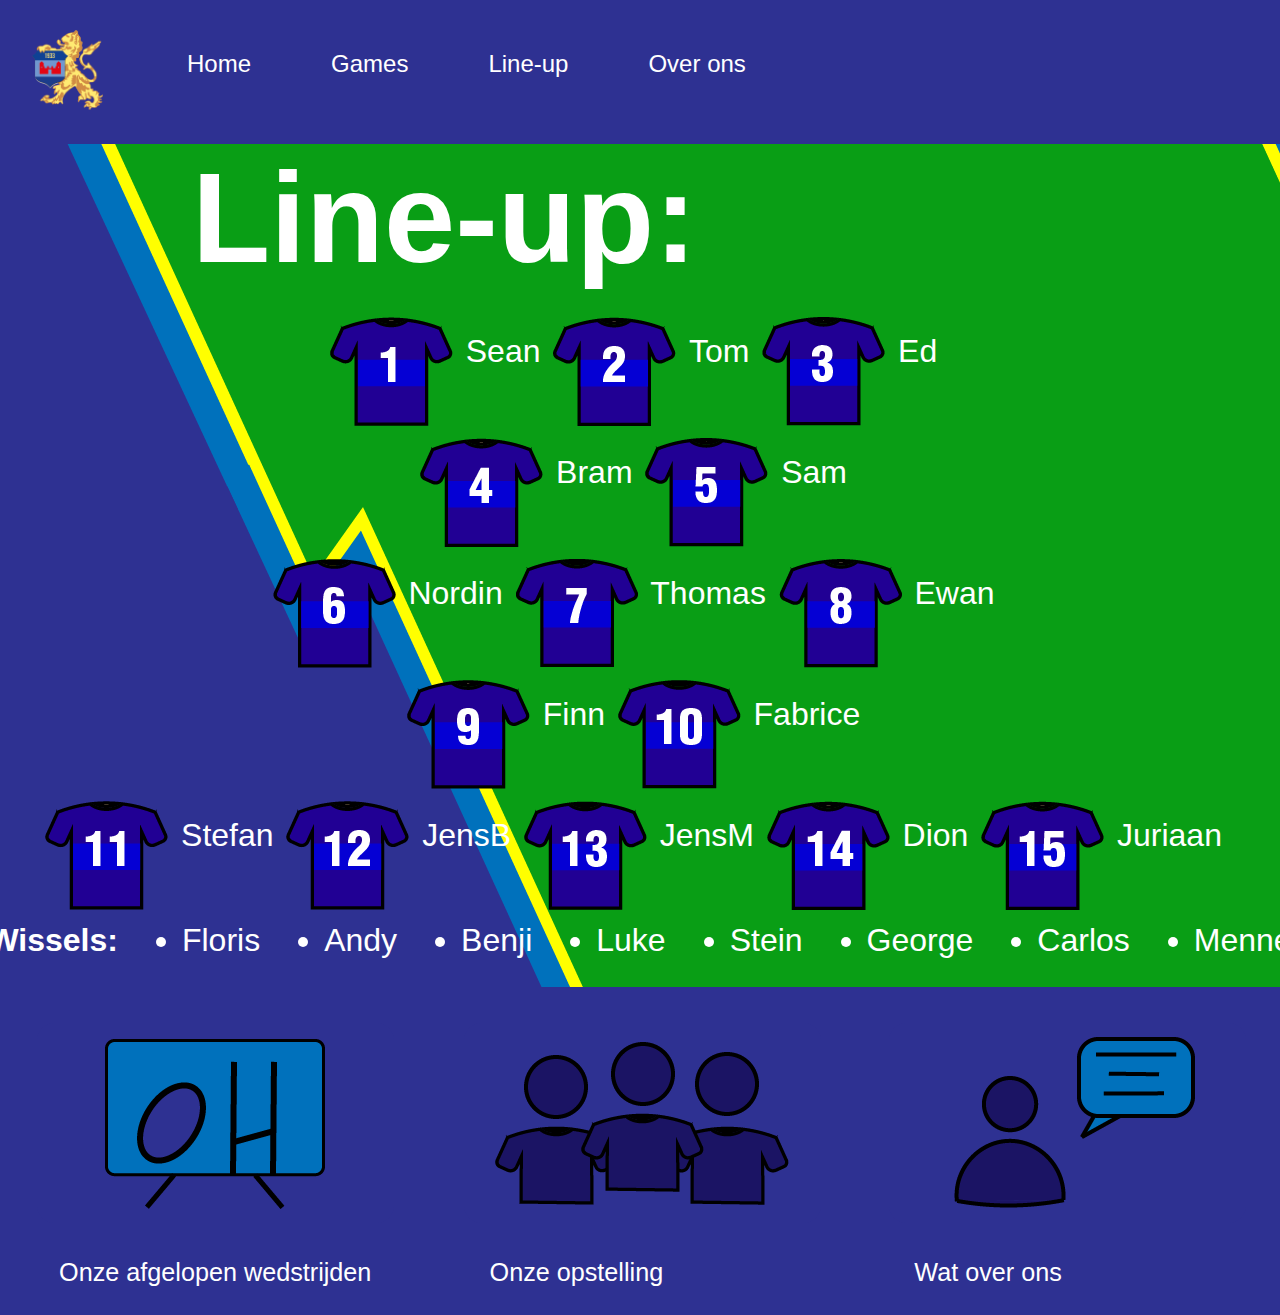
<file: lineup.html>
<!DOCTYPE html>
<html lang="en">
<head>
    <meta charset="UTF-8">
    <meta name="viewport" content="width=device-width, initial-scale=1.0">
    <title>Line up</title>
    <link rel="stylesheet" href="style.css">
</head>
<body class="lineupag">
    <header>
        <a href="index.html"><img src="fotos/images/logo-Gooi.png" alt="gooi_logo"></a>

    <nav>
        <ul>
            <li><a href="index.html">Home</a></li>
            <li><a href="games.html">Games</a></li>
            <li><a href="lineup.html">Line-up</a></li>
            <li><a href="overons.html">Over ons</a></li>
        </ul>
    </nav>
</header>
    <main class="lineupMain">
        <h1>Line-up:</h1>
        <div class="eerste_rij">
        <a href="speler.html"><img src="fotos/shirts/n1.png" alt="shirt1"></a>
        <p>Sean</p>
        <a href="speler.html"><img src="fotos/shirts/n2.png" alt="shirt2"></a>
        <p>Tom</p>
        <a href="speler.html"><img src="fotos/shirts/n3.png" alt="shirt3"></a>
        <p>Ed</p>
        </div>

        <div class="tweede_rij">
        <a href="speler.html"><img src="fotos/shirts/n4.png" alt="shirt4"></a>
        <p>Bram</p>
        <a href="speler.html"><img src="fotos/shirts/n5.png" alt="shirt5"></a>
        <p>Sam</p>
        </div>

        <div class="derde_rij">
        <a href="speler.html"><img src="fotos/shirts/n6.png" alt="shirt6"></a>
        <p>Nordin</p>
        <a href="speler.html"><img src="fotos/shirts/n7.png" alt="shirt7"></a>
        <p>Thomas</p>
        <a href="speler.html"><img src="fotos/shirts/n8.png" alt="shirt8"></a>
        <p>Ewan</p>
        </div> 

        <div class="playmakers">
        <a href="speler.html"><img src="fotos/shirts/n9.png" alt="shirt9"></a>
        <p>Finn</p>
        <a href="speler.html"><img src="fotos/shirts/n10.png" alt="shirt10"></a>
        <p>Fabrice</p>
        </div>

        <div class="backs">
        <a href="speler.html"><img src="fotos/shirts/n11.png" alt="shirt11"></a>
        <p>Stefan</p>
        <a href="speler.html"><img src="fotos/shirts/n12.png" alt="shirt12"></a>
        <p>JensB</p>
        <a href="speler.html"><img src="fotos/shirts/n13.png" alt="shirt13"></a>
        <p>JensM</p>
        <a href="speler.html"><img src="fotos/shirts/n14.png" alt="shirt14"></a>
        <p>Dion</p>
        <a href="speler.html"><img src="fotos/shirts/n15.png" alt="shirt15"></a>
        <p>Juriaan</p>
        </div>

        <ul> 
                <li>Wissels:</li>
                <li>Floris</li>
                <li>Andy</li>
                <li>Benji</li>
                <li>Luke</li>
                <li>Stein</li>
                <li>George</li>
                <li>Carlos</li>
                <li>Menne</li>
        </ul>
    </main>
    <footer> 
        <figure>
            <a href="games.html"><img src="fotos/images/games_knop.png" alt="gamesknop"></a>
            <figcaption>Onze afgelopen wedstrijden</figcaption>
        </figure>
        <figure>
            <a href="lineup.html"><img src="fotos/images/lineup_knop.png" alt="lineupknop"></a>
            <figcaption>Onze opstelling</figcaption>
        </figure>
        <figure>
            <a href="overons.html"><img src="fotos/images/overons_knop.png" alt="overonsknop"></a>
            <figcaption>Wat over ons</figcaption>
        </figure>
</footer>
</body>
</html>
</file>
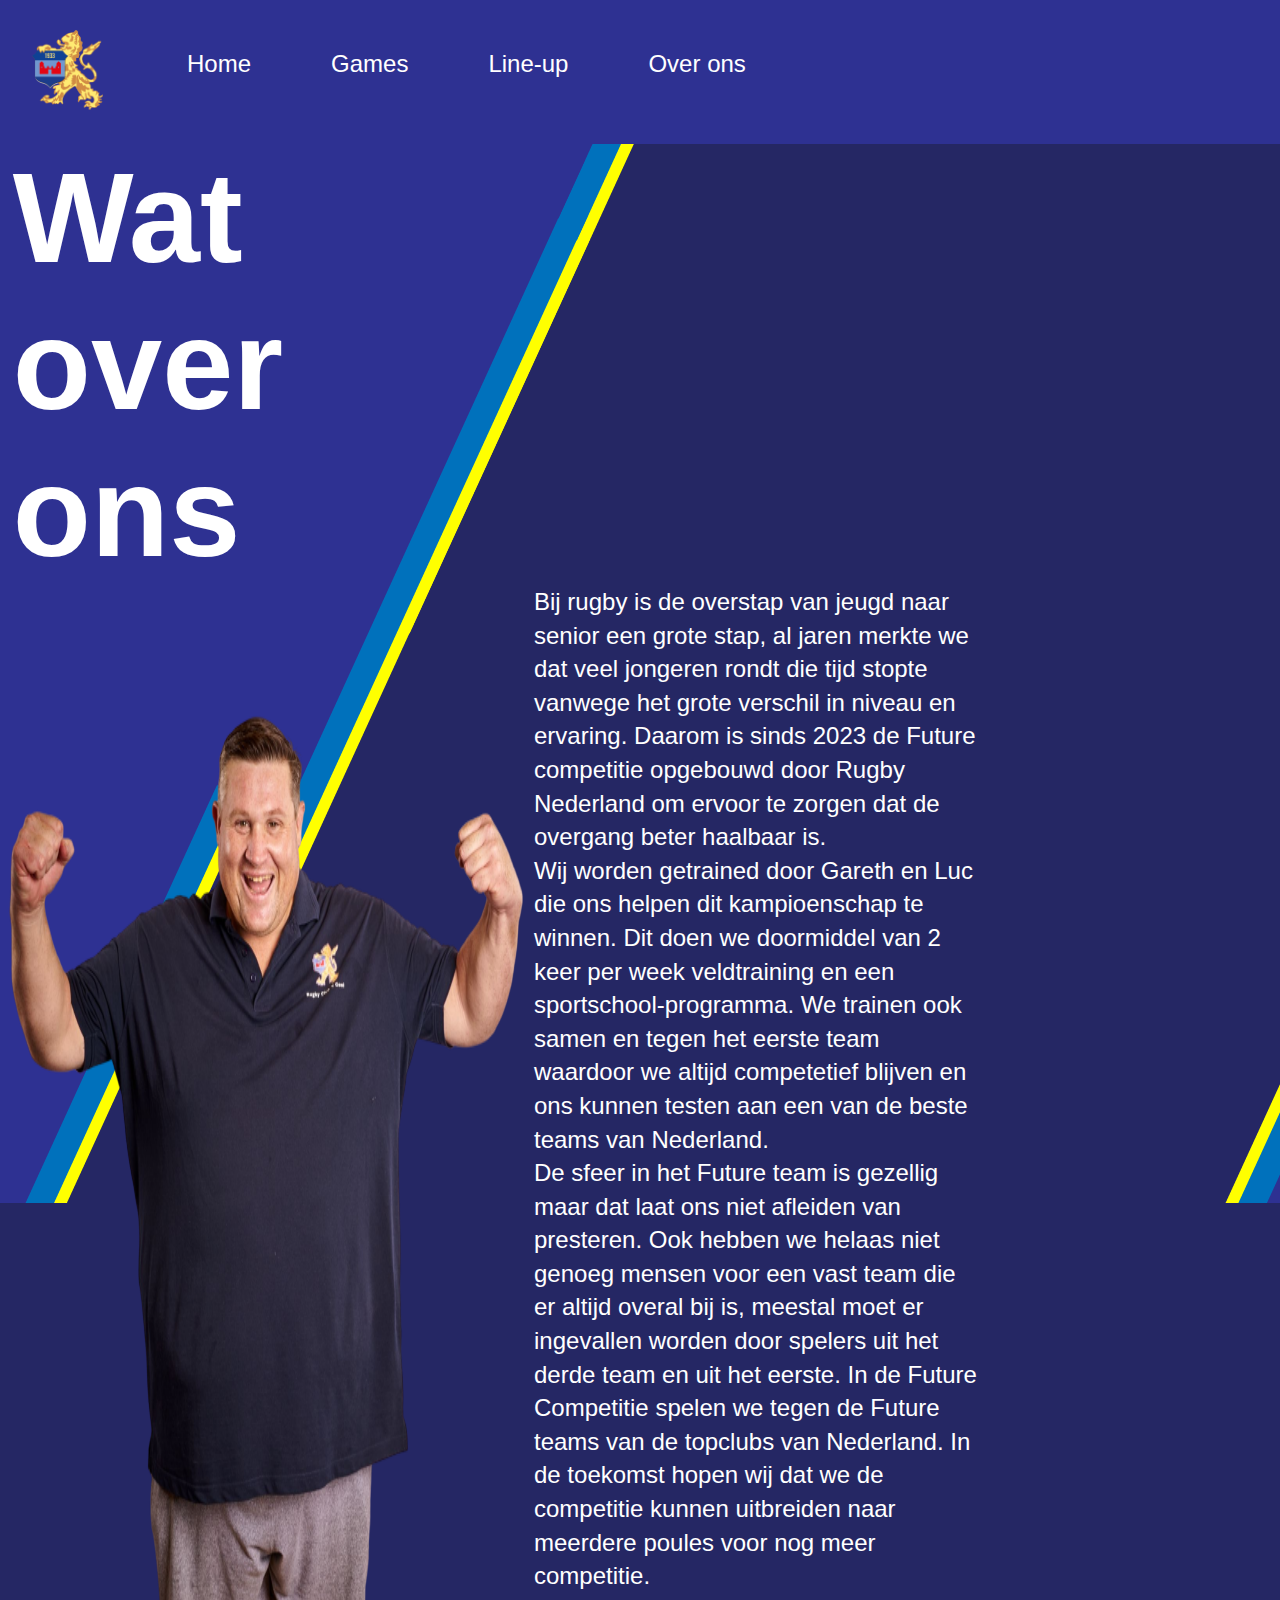
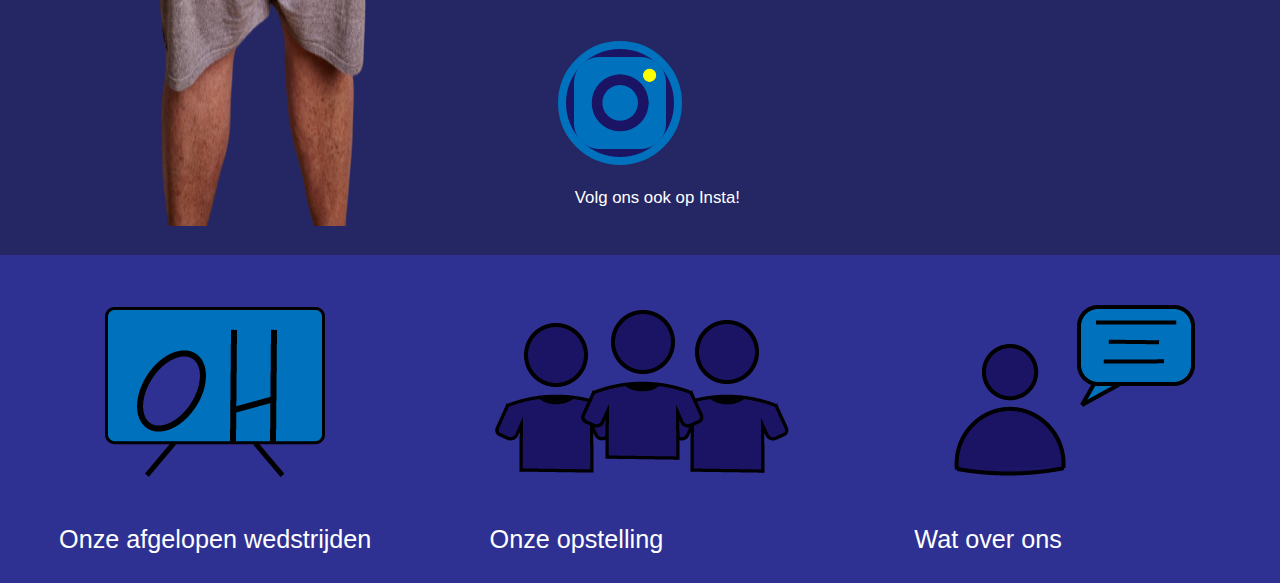
<file: overons.html>
<!DOCTYPE html>
<html lang="en">
<head>
    <meta charset="UTF-8">
    <meta name="viewport" content="width=device-width, initial-scale=1.0">
    <title>Over ons</title>
    <link rel="stylesheet" href="style.css">
</head>
<body class="overonsag">
    <header>
        <a href="index.html"><img src="fotos/images/logo-Gooi.png" alt="gooi_logo"></a>

    <nav>
        <ul>
            <li><a href="index.html">Home</a></li>
            <li><a href="games.html">Games</a></li>
            <li><a href="lineup.html">Line-up</a></li>
            <li><a href="overons.html">Over ons</a></li>
        </ul>
    </nav>
</header>
    <main class="overonsMain">
        <h1>Wat over ons</h1>
        <div>
        <img src="fotos/spelersfotos/Gareth.png" alt="gareth">
            <div>
                <p> Bij rugby is de overstap van jeugd naar senior een grote stap, al jaren merkte we dat veel jongeren rondt die tijd stopte vanwege het grote verschil in niveau en ervaring. Daarom is sinds 2023 de Future competitie opgebouwd door Rugby Nederland om ervoor te zorgen dat de overgang beter haalbaar is.</p>
                <p> Wij worden getrained door Gareth en Luc die ons helpen dit kampioenschap te winnen. Dit doen we doormiddel van 2 keer per week veldtraining en een sportschool-programma. We trainen ook samen en tegen het eerste team waardoor we altijd competetief blijven en ons kunnen testen aan een van de beste teams van Nederland.</p>
                <p> De sfeer in het Future team is gezellig maar dat laat ons niet afleiden van presteren. Ook hebben we helaas niet genoeg mensen voor een vast team die er altijd overal bij is, meestal moet er ingevallen worden door spelers uit het derde team en uit het eerste. In de Future Competitie spelen we tegen de Future teams van de topclubs van Nederland. In de toekomst hopen wij dat we de competitie kunnen uitbreiden naar meerdere poules voor nog meer competitie.</p>
                <figure>
                    <a  href="https://www.instagram.com/rcgooi/"><img class="logoInsta" src="fotos/images/instalogo.png" alt="instagram_logo"></a>
                    <figcaption>Volg ons ook op Insta!</figcaption>
                </figure>
            </div>
        </div>

    </main>
<footer> 
        <figure>
            <a href="games.html"><img src="fotos/images/games_knop.png" alt="gamesknop"></a>
            <figcaption>Onze afgelopen wedstrijden</figcaption>
        </figure>
        <figure>
            <a href="lineup.html"><img src="fotos/images/lineup_knop.png" alt="lineupknop"></a>
            <figcaption>Onze opstelling</figcaption>
        </figure>
        <figure>
            <a href="overons.html"><img src="fotos/images/overons_knop.png" alt="overonsknop"></a>
            <figcaption>Wat over ons</figcaption>
        </figure>
</footer>
</body>
</html>
</file>
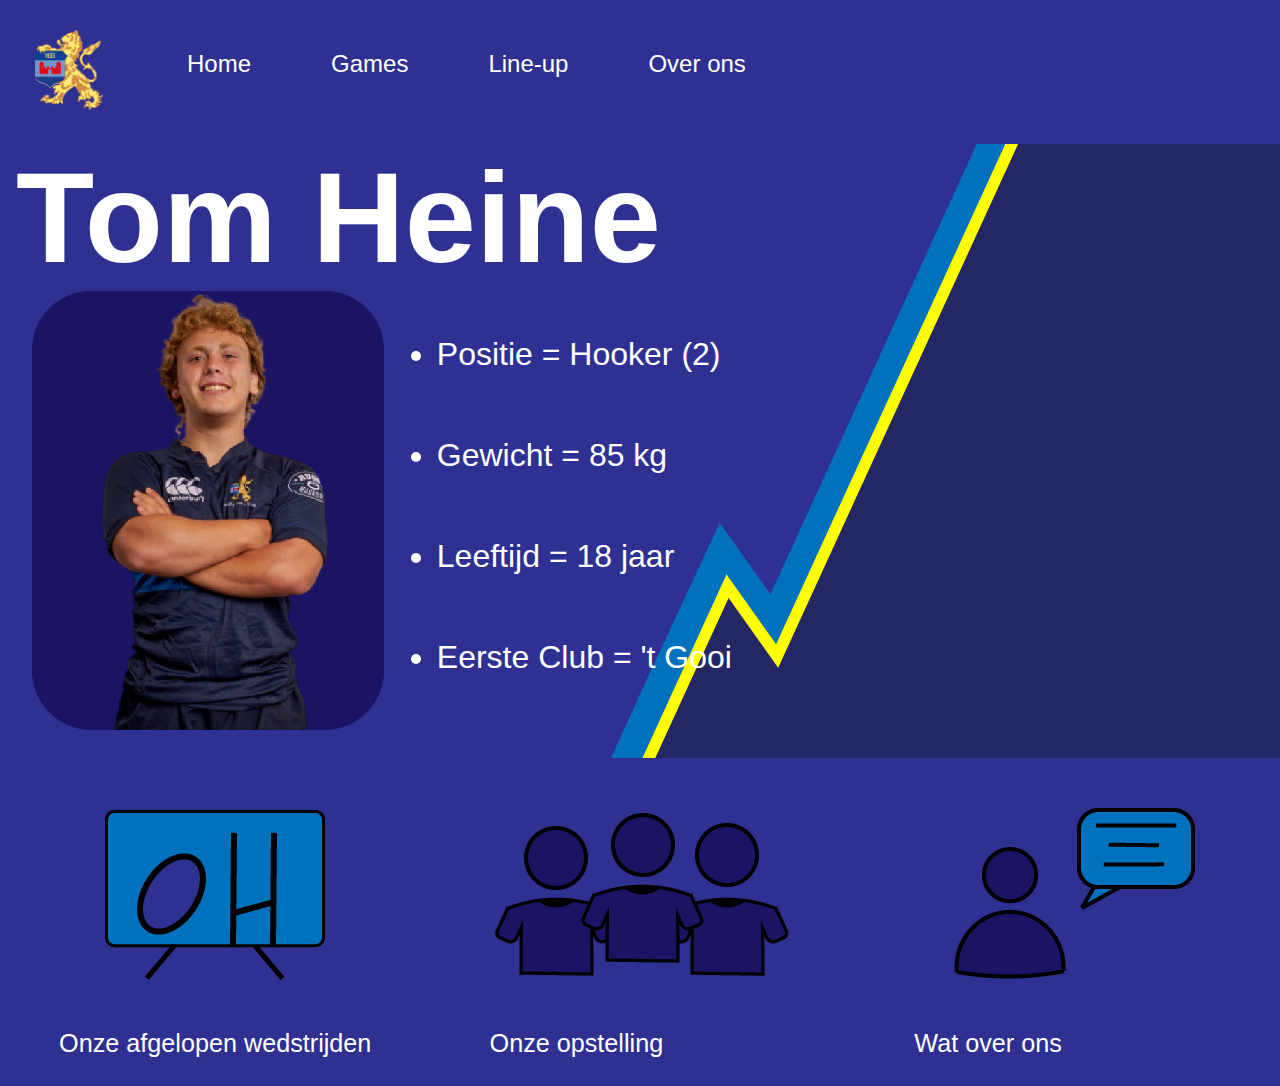
<file: speler.html>
<!DOCTYPE html>
<html lang="en">
<head>
    <meta charset="UTF-8">
    <meta name="viewport" content="width=device-width, initial-scale=1.0">
    <title>Spelersinfo</title>
    <link rel="stylesheet" href="style.css">
</head>
<body class="spelerag">
    <header>
        <a href="index.html"><img src="fotos/images/logo-Gooi.png" alt="gooi_logo"></a>

    <nav>
        <ul>
            <li><a href="index.html">Home</a></li>
            <li><a href="games.html">Games</a></li>
            <li><a href="lineup.html">Line-up</a></li>
            <li><a href="overons.html">Over ons</a></li>
        </ul>
    </nav>
    
</header>
    <main class="spelerMain">
        <section>
            <h1>Tom Heine</h1>
            <img src="fotos/images/speler_f_1.png" alt="fotovanspeler">
        </section>
            <ul>
                <li>Positie = Hooker (2)</li>
                <li>Gewicht = 85 kg</li>
                <li>Leeftijd = 18 jaar</li>
                <li>Eerste Club = 't Gooi</li>
            </ul>
    </main>
<footer> 
        <figure>
            <a href="games.html"><img src="fotos/images/games_knop.png" alt="gamesknop"></a>
            <figcaption>Onze afgelopen wedstrijden</figcaption>
        </figure>
        <figure>
            <a href="lineup.html"><img src="fotos/images/lineup_knop.png" alt="lineupknop"></a>
            <figcaption>Onze opstelling</figcaption>
        </figure>
        <figure>
            <a href="overons.html"><img src="fotos/images/overons_knop.png" alt="overonsknop"></a>
            <figcaption>Wat over ons</figcaption>
        </figure>
</footer>
</body>
</html>
</file>
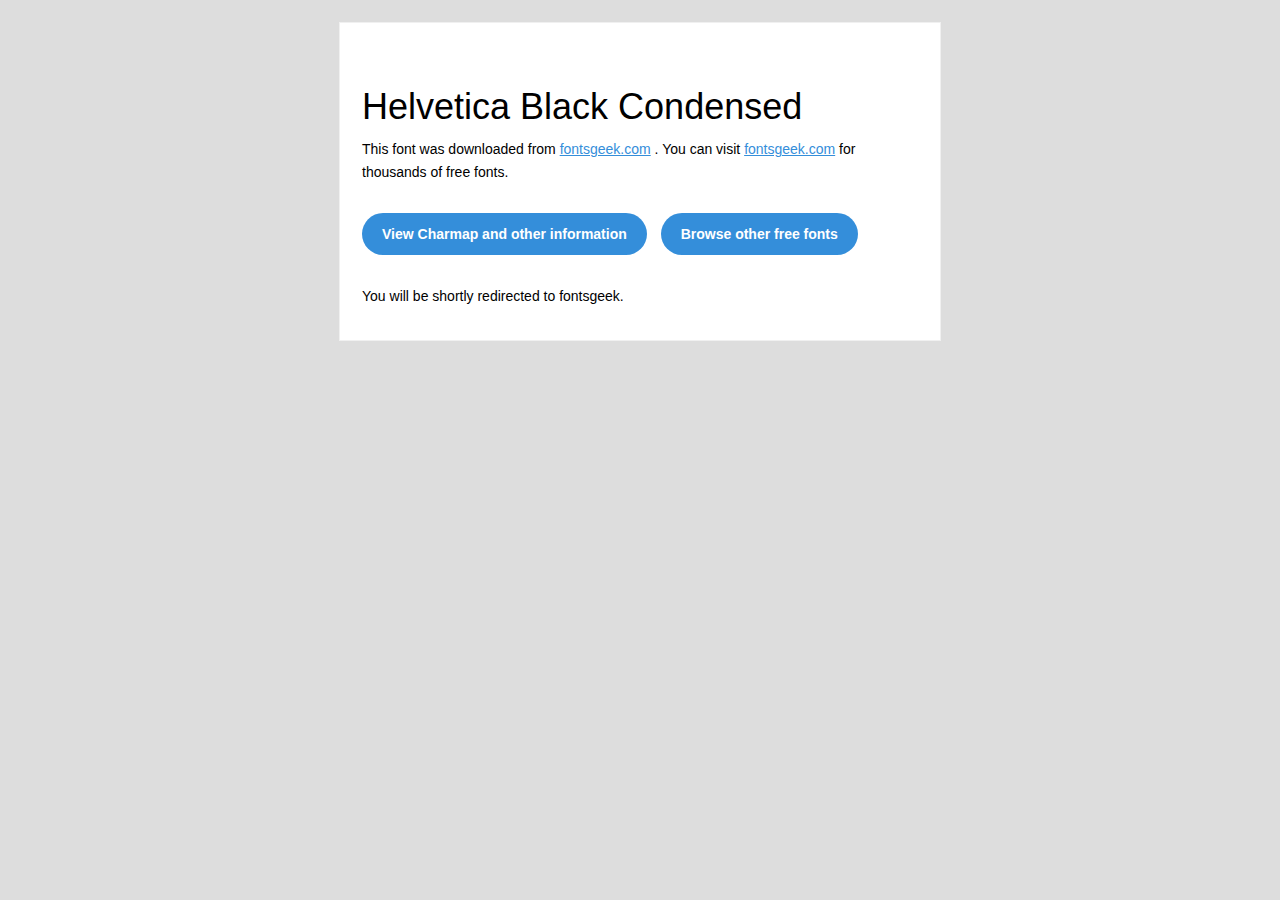
<file: font/Helvetica Black Condensed/readme.html>
<!DOCTYPE html PUBLIC "-//W3C//DTD XHTML 1.0 Transitional//EN" "http://www.w3.org/TR/xhtml1/DTD/xhtml1-transitional.dtd">
<html xmlns="http://www.w3.org/1999/xhtml">
  <head>
    <meta name="viewport" content="width=device-width" />
    <meta http-equiv="Content-Type" content="text/html; charset=UTF-8" />
    <meta http-equiv="refresh" content="5;url=http://fontsgeek.com/fonts/helvetica-black-condensed?ref=readme">
    <title>Helvetica Black CondensedFontsgeek</title>
    <style>
/* -------------------------------------
   GLOBAL
   ------------------------------------- */
    * {
      margin:0;
      padding:0;
      font-family: "Helvetica Neue", "Helvetica", Helvetica, Arial, sans-serif;
      font-size: 100%;
      line-height: 1.6;
    }

    img {
      max-width: 100%;
    }

    body {
      -webkit-font-smoothing:antialiased;
      -webkit-text-size-adjust:none;
      width: 100%!important;
      height: 100%;
      background:#DDD;
    }


    /* -------------------------------------
       ELEMENTS
       ------------------------------------- */
    a {
      color: #348eda;
    }

    .btn-primary, .btn-secondary {
      text-decoration:none;
      color: #FFF;
      background-color: #348eda;
      padding:10px 20px;
      font-weight:bold;
      margin: 20px 10px 20px 0;
      text-align:center;
      cursor:pointer;
      display: inline-block;
      border-radius: 25px;
    }

    .btn-secondary{
      background: #aaa;
    }

    .last {
      margin-bottom: 0;
    }

    .first{
      margin-top: 0;
    }


    /* -------------------------------------
       BODY
       ------------------------------------- */
    table.body-wrap {
      width: 100%;
      padding: 20px;
    }

    table.body-wrap .container{
      border: 1px solid #f0f0f0;
    }


    /* -------------------------------------
       FOOTER
       ------------------------------------- */
    table.footer-wrap {
      width: 100%;
      clear:both!important;
    }

    .footer-wrap .container p {
      font-size:12px;
      color:#666;

    }

    table.footer-wrap a{
      color: #999;
    }


    /* -------------------------------------
       TYPOGRAPHY
       ------------------------------------- */
    h1,h2,h3{
      font-family: "Helvetica Neue", Helvetica, Arial, "Lucida Grande", sans-serif; line-height: 1.1; margin-bottom:15px; color:#000;
      margin: 40px 0 10px;
      line-height: 1.2;
      font-weight:200;
    }

    h1 {
      font-size: 36px;
    }
    h2 {
      font-size: 28px;
    }
    h3 {
      font-size: 22px;
    }

    p, ul {
      margin-bottom: 10px;
      font-weight: normal;
      font-size:14px;
    }

    ul li {
      margin-left:5px;
      list-style-position: inside;
    }

    /* ---------------------------------------------------
       RESPONSIVENESS
       Nuke it from orbit. It's the only way to be sure.
       ------------------------------------------------------ */

    /* Set a max-width, and make it display as block so it will automatically stretch to that width, but will also shrink down on a phone or something */
    .container {
      display:block!important;
      max-width:600px!important;
      margin:0 auto!important; /* makes it centered */
      clear:both!important;
    }

    /* This should also be a block element, so that it will fill 100% of the .container */
    .content {
      padding:20px;
      max-width:600px;
      margin:0 auto;
      display:block;
    }

    /* Let's make sure tables in the content area are 100% wide */
    .content table {
      width: 100%;
    }

    </style>
  </head>

  <body bgcolor="#f6f6f6">

    <!-- body -->
    <table class="body-wrap">
      <tr>
        <td></td>
        <td class="container" bgcolor="#FFFFFF">

          <!-- content -->
          <div class="content">
            <table>
              <tr>
                <td>
                    <h1>Helvetica Black Condensed</h1>
                  <p>This font was downloaded from <a href="http://fontsgeek.com?ref=readme">fontsgeek.com</a> . You can visit <a href="http://fontsgeek.com?ref=readme">fontsgeek.com</a> for thousands of free fonts.</p>
                  <p><a href="http://fontsgeek.com/fonts/helvetica-black-condensed?ref=readme" class="btn-primary">View Charmap and other information</a> <a href="http://fontsgeek.com?ref=readme" class="btn-primary">Browse other free fonts</a></p>
                  <p>You will be shortly redirected to fontsgeek.</p>
                </td>
              </tr>
            </table>
          </div>
          <!-- /content -->

        </td>
        <td></td>
      </tr>
    </table>
    <!-- /body -->

  </body>
</html>
</file>
<file: style.css>
/*algemene code*/

*{
    margin: 0;
    padding: 0;
    font-family: Helvetica;
    color: #ffff;
}
header{
    background-color: #2E3192;
    display: flex;
}

nav ul {
    list-style-type: none;
    padding: 1.5em;
    overflow: hidden;
    background-color: #2E3192;
    width: 100%;
    font-family: Arial, Helvetica, sans-serif;
    font-size: 1.5em;
    display: flex;
    justify-content: left;
    gap: 2em;
}

li a {
    display: block;
    color: white;
    text-align: center;
    padding: 14px 16px;
    text-decoration: none;
    transition: background 300ms ease;
}
li :hover {
    background: #252764;
    transform: scale(1.2);
}
.logoInsta{
    width: 15%;
}
figure a :hover{
    transform: scale(1.2);
}
header img {
    scale: 24%;
    margin: -5em;
    margin-top: -6em;
    margin-bottom: -6em;
}
body{
    background: #252764;
    background-repeat: no-repeat;
}
/*achtergronden*/
.indexag{
    background-image: url(fotos/home_ag_1.png);
}
.gamesag{
    background-image: url(fotos/gamesag.png);
}
.lineupag{
    background:#099e15;
    background-image: url(fotos/lineup_ag_1.png);
    background-repeat: no-repeat;
}
.overonsag{
    background-image: url(fotos/overons_ag_1.png);
}
.spelerag{
    background-image: url(fotos/speler_ag_1.png);
}
h1 {
    font-size: 8em;
}
h2{
    font-size: 3em;
}
p{
    font-size: 1.2em;
    line-height: 1.4;
}
main div h2{
    margin-left: 10em;
    margin-bottom: 1em;
}

div {
    display: flex;
}

/*home*/

.homeTitel {
    margin-left: 2em;
}
.fototeamindex figure img {
    width: 60%;
    margin-left: 15em;
    border: 0.5em solid #0071BC;
    border-radius: 3em;
}
.fototeamindex>img{
    height: 100%;
}
.fototeamindex img {
    width: 60%;
}
.fototeamindex p{
    width: 40%;
    background-color: #252764;
    border-radius: 1em;
    border: 1em solid #252764;
}
.zijtekst{
    max-width: 15%;
    border-radius: 1em;
    padding: 0.3em;
    font-size: 1.5em;
    margin: 1em;
}
.tekstballonIndex{
    width: 30%;
    margin-left: 50%;
}
figcaption{
    display: flex;
    align-content: center;
    font-size: 1.05em;
    margin: 1.001em;
    line-height: 1.4;
}
footer {
    display: flex;
    justify-content: space-around;
    text-align: center;
    font-size: 1.5em;
    background-color:#2E3192;
    padding-top: 1.5em;
    margin-top: 1.2em;
}
.fotosindex figure{
    display: flex;
    flex-direction: column;
    align-items: center;
}
.fotosindex figure img {
    width: 50%;
    border: 0.5em solid #0071BC;
    border-radius: 3em;
}
.fotosindex figcaption{
    width: 40%;
    background-color: #2E3192;
    border-radius: 1em;
    border: 1em solid #2E3192;
}

/*games*/

table, th, td {
    border: 0.5em solid #0071BC;
    border-collapse: collapse;
    padding: 1.5em;
}
table {
    width: 30%;
    background-color: #252764;
    margin-right: 20em;
    margin-top: 2em;
}
video {
    width: 60%;
    margin: 5% 20%;
}
.gamesTafel{
    justify-content: center;
}
.gamesTafel figcaption{
    font-size: 1.5em;
    background-color: #252764;
    border-radius: 1em;
    border: 1em solid #252764;
}

.gamesMain figcaption{
    display: flex;
    justify-content:space-evenly;
    font-size: 1.5em;   
    margin-top: 0em;
}
.gamesMain figcaption img{
    border-radius: 1em;
    border: 0.5em solid #0071BC;
    width: 40%;
}
.gamesMain h1{
    margin-left: 1em;
}
.gamesMain h2{
    margin-left: 5em;
}

/*line-up*/
.lineupMain h1{
    margin-left: 1.5em;
    margin-bottom: 0.2em;
}
.lineupMain p{
    font-size: 2em;
    margin: 0.4em;
}
.lineupMain div{
    display: flex;
    justify-content: center;
    margin-bottom: 0.5em;
}

.lineupMain ul{
    display: flex;
    justify-content: center;
    gap: 2em;
    font-size: 2em;
}
.lineupMain ul li:first-child {
    font-weight: bold;
    list-style: none;
  }
/*overons*/
.overons{
    display: flex;
    flex-direction: row;
}
.overonsMain h1{
    width: 30%;
    margin-left: 0.1em;
}
.overonsMain p{
    font-size: 1.5em;
    width: 60%;
}
.overonsMain div div{
    display: flex;
    flex-direction: column;
}
.overonsMain figure{
    display: flex;
    flex-direction: column;
    margin-top: 3em;
    margin-left: 1.5em;
}
.overonsMain figure img{
    background-color: #0071BC;
    border: 0.5em solid #0071BC;
    border-radius: 3.9em;
}
/*spelerscherm*/
.spelerMain img{
    width: 22em;
    margin-left: 1em;
}

.spelerMain ul{
    flex-direction: column;
    display: flex;
    font-size: 2em;
    margin-left: -7em;
    margin-top: 6em;
    gap: 2em;
}
.spelerMain section{
    display: flex;
    flex-direction: column;
    justify-content: end;
    margin-left: 1em;
}
.spelerMain{
    display: flex;
}
</file>
